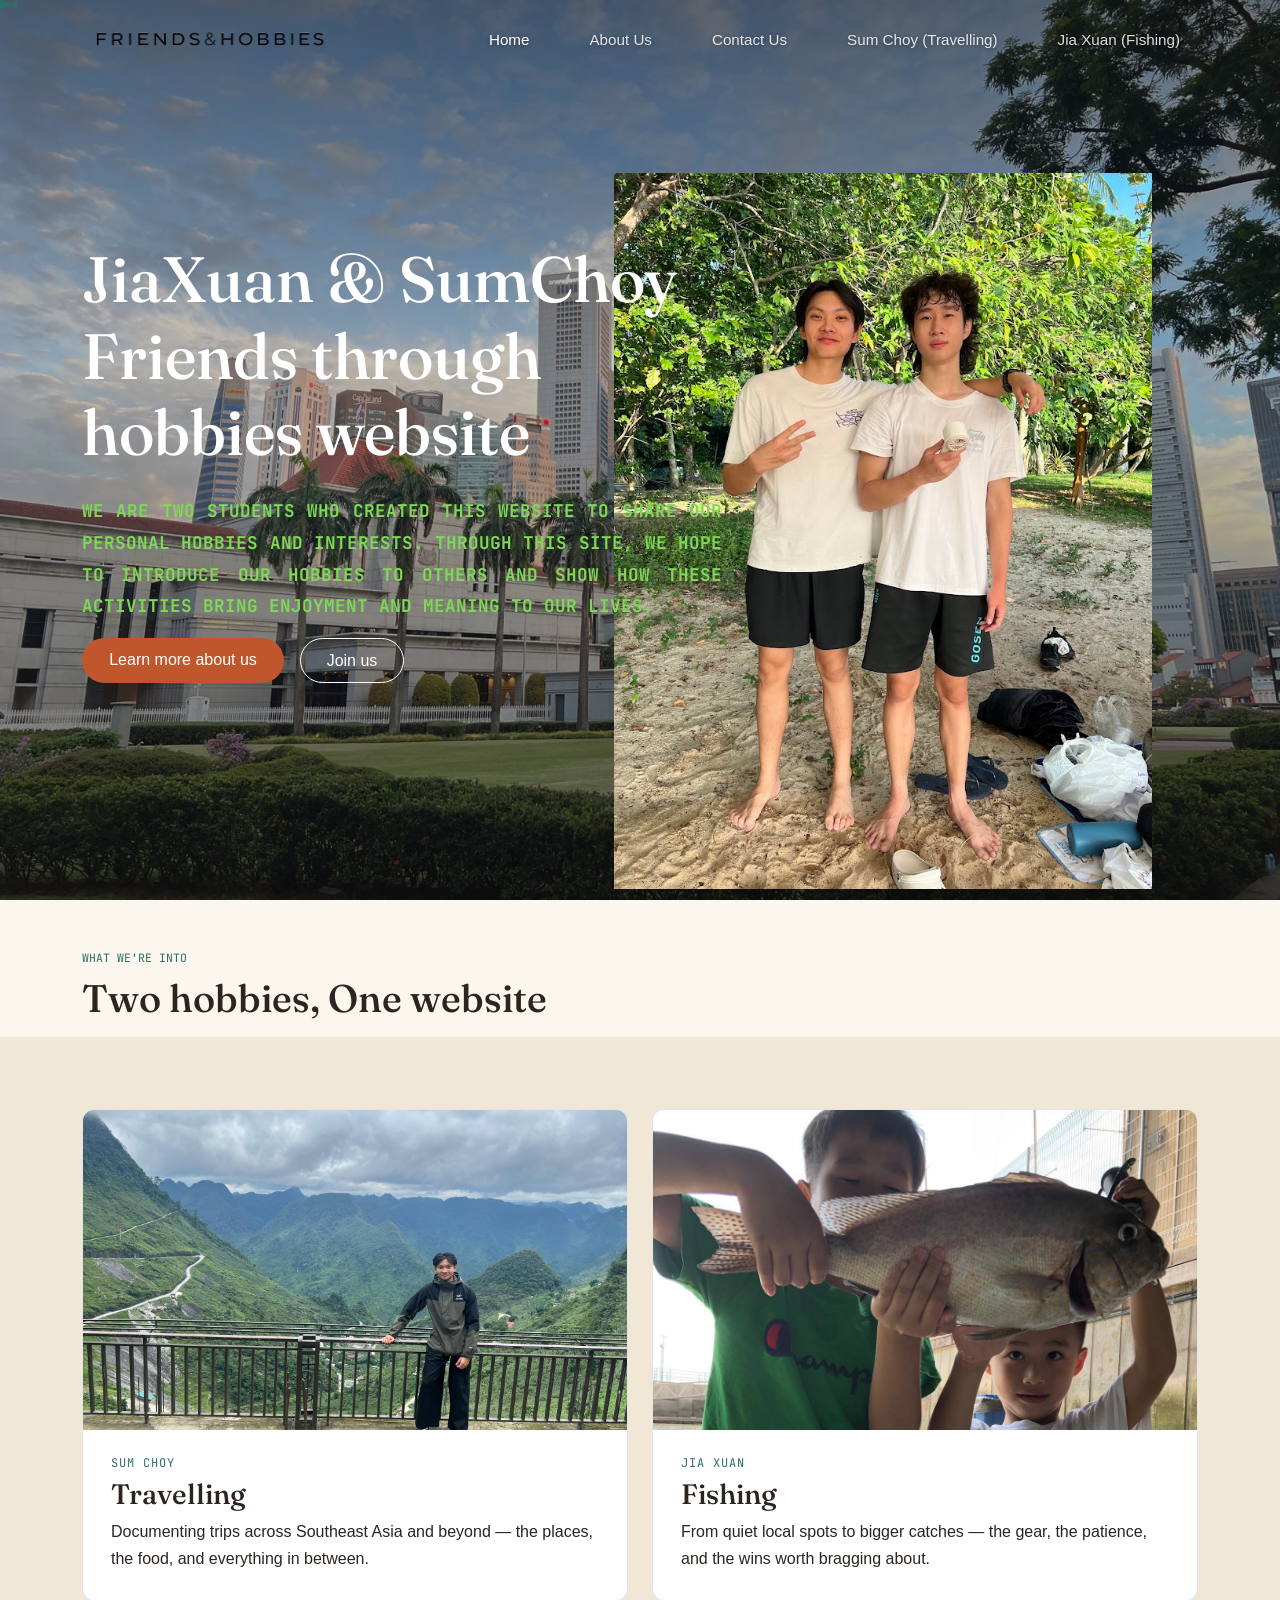
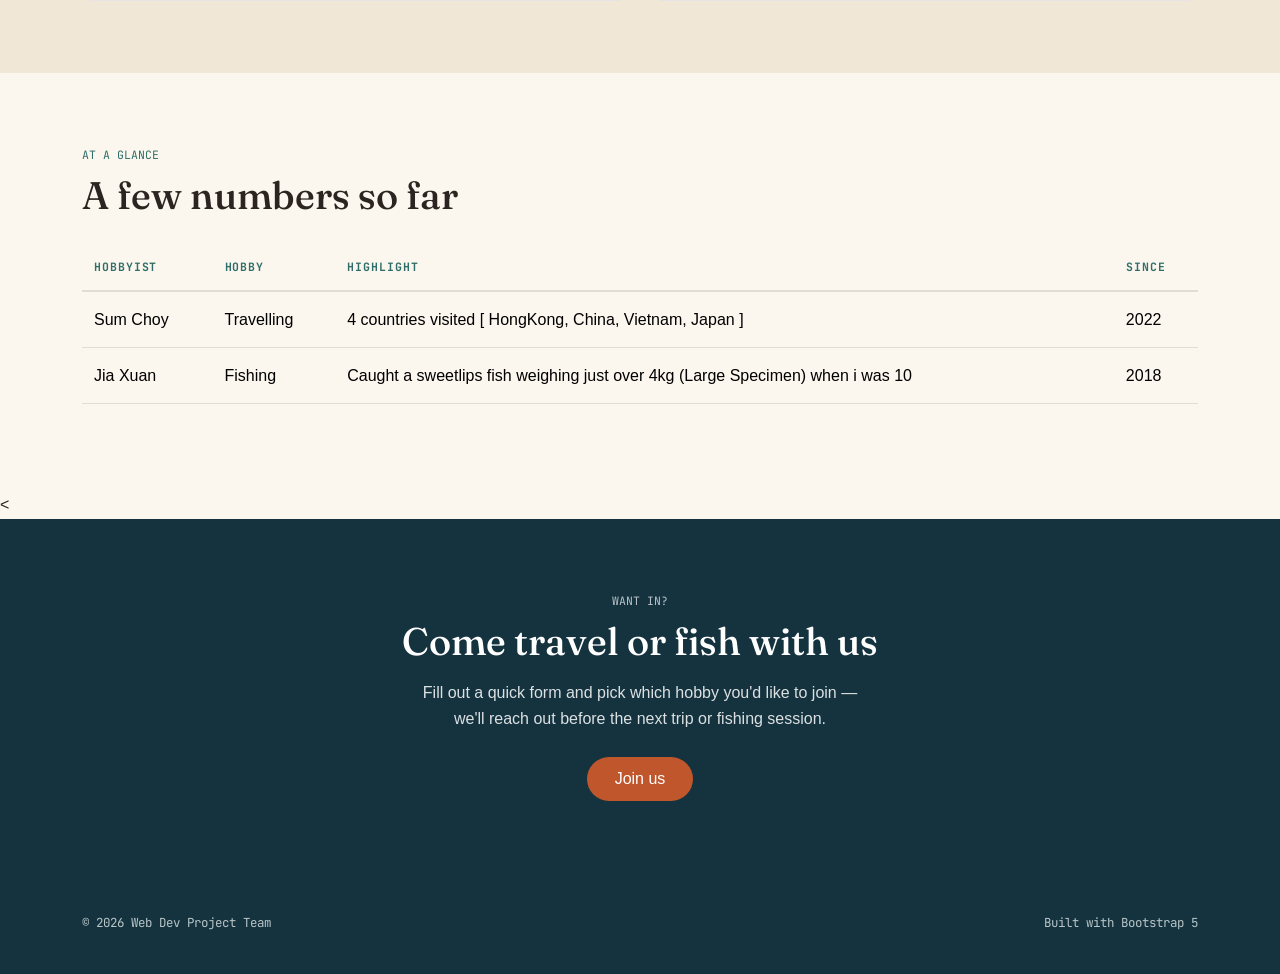
<file: index-sumchoy.html>
<!DOCTYPE html>
<html lang="en">

<head>
  <meta charset="UTF-8">
  <meta name="viewport" content="width=device-width, initial-scale=1.0">
  <title>Our Travel Hobby Site</title>

  <!-- Bootstrap 5 -->
  <link href="https://cdn.jsdelivr.net/npm/bootstrap@5.3.3/dist/css/bootstrap.min.css" rel="stylesheet">
  <!-- Fonts -->
  <link rel="preconnect" href="https://fonts.googleapis.com">
  <link
    href="https://fonts.googleapis.com/css2?family=Fraunces:wght@500;600;700&family=Inter:wght@400;500;600&family=JetBrains+Mono:wght@400;500&display=swap"
    rel="stylesheet">

  <link rel="stylesheet" href="css/style-sumchoy.css">
</head>

<body>

  <header>
    <nav class="navbar navbar-expand-lg navbar-wl fixed-top py-3">
      <div class="container d-flex align-items-center justify-content-between">


        <a class="navbar-brand d-flex align-items-center gap-2" href="index-sumchoy.html">
          <img src="assets\Logo_friends&hobbies.svg" alt="Friends & Hobbies logo" class="navbar-logo">

        </a>

        <button class="navbar-toggler" type="button" data-bs-toggle="collapse" data-bs-target="#navMenu"
          aria-label="Toggle navigation">
          <span class="navbar-toggler-icon"></span>
        </button>


        <div class="collapse navbar-collapse justify-content-end" id="navMenu">
          <div class="navbar-nav nav-links-group">
            <a href="index-sumchoy.html" class="nav-link active">Home</a>
            <a href="about-sumchoy-jiaxuan.html" class="nav-link">About Us</a>
            <a href="contact-jiaxuan.html" class="nav-link">Contact Us</a>
            <a href="sumchoy-hobbies.html" class="nav-link">Sum Choy (Travelling)</a>
            <a href="jiaxuan-hobbies.html" class="nav-link">Jia Xuan (Fishing)</a>
          </div>
        </div>

      </div>
    </nav>
  </header>

  <main>
     <div class="intro-block">

      <header class="hero-fullpage">
        <div class="hero-fullpage-overlay"></div>
        <img src="assets/jiaxuan-sumchoy.jpg" alt="Sum Choy and Jia Xuan" class="hero-photo-insert">
        <div class="container hero-fullpage-content">
          <h1 class="my-4">JiaXuan & SumChoy <br>Friends through<br>hobbies website</h1>
          <p class="manifesto-text">
            <span>We are two students who created this website to share our
              personal hobbies and interests. Through this site, we hope to
              introduce our hobbies to others and show how these activities bring
              enjoyment and meaning to our lives.</span>
          </p>
          <div class="d-flex gap-3 flex-wrap">
            <a href="about-sumchoy-jiaxuan.html" class="btn btn-wl-primary">Learn more about us</a>
            <a href="contact-jiaxuan.html" class="btn btn-wl-outline-light">Join us</a>
          </div>
        </div>
      </header>


      <div class="container pb-3 pt-5">
        <p class="eyebrow mb-2">What we're into</p>
        <h2 class="mb-0">Two hobbies, One website</h2>
      </div>

      </div> 


      <section class="section section-panel">
        <div class="container">
          <div class="row g-4">

            <!-- SUM CHOY — TRAVELLING -->
            <div class="col-md-6">
              <div class="hobby-card position-relative">
                <img src="assets\sumchoy-assets\image\vietnam\vietnam-landscape.jpeg" alt="Sum Choy travelling">
                <div class="hobby-card-body">
                  <div class="loc">Sum Choy</div>
                  <h3 class="mt-1 mb-2">Travelling</h3>
                  <p class="text-muted-custom mb-0">
                    Documenting trips across Southeast Asia and beyond — the
                    places, the food, and everything in between.
                  </p>
                  <a href="sumchoy-hobbies.html" class="stretched-link"></a>
                </div>
              </div>
            </div>

            <!-- JIA XUAN — FISHING -->
            <div class="col-md-6">
              <div class="hobby-card position-relative">
                <img src="assets\jiaxuan-assets\sweetlips.jpeg" alt="Jia Xuan fishing">
                <div class="hobby-card-body">
                  <div class="loc">Jia Xuan</div>
                  <h3 class="mt-1 mb-2">Fishing</h3>
                  <p class="text-muted-custom mb-0">
                    From quiet local spots to bigger catches — the gear, the
                    patience, and the wins worth bragging about.
                  </p>
                  <a href="jiaxuan-hobbies.html" class="stretched-link"></a>
                </div>
              </div>
            </div>

          </div>
        </div>
      </section>


      <section class="section">
        <div class="container">
          <p class="eyebrow mb-2">At a glance</p>
          <h2 class="mb-4">A few numbers so far</h2>
          <div class="table-responsive">
            <table class="table table-wl">
              <thead>
                <tr>
                  <th scope="col">Hobbyist</th>
                  <th scope="col">Hobby</th>
                  <th scope="col">Highlight</th>
                  <th scope="col">Since</th>
                </tr>
              </thead>
              <tbody>
                <tr>
                  <td>Sum Choy</td>
                  <td>Travelling</td>
                  <td>4 countries visited [ HongKong, China, Vietnam, Japan ]</td>
                  <td>2022</td>
                </tr>
                <tr>
                  <td>Jia Xuan</td>
                  <td>Fishing</td>
                  <td>Caught a sweetlips fish weighing just over 4kg (Large Specimen) when i was 10</td>
                  <td>2018</td>
                </tr>
              </tbody>
            </table>
          </div>
        </div>
      </section>

      < <section class="cta-banner">
        <div class="container text-center">
          <p class="eyebrow mb-2" style="color: rgba(255,255,255,0.7);">Want in?</p>
          <h2 class="mb-3" style="color: #fff;">Come travel or fish with us</h2>
          <p class="mb-4"
            style="color: rgba(255,255,255,0.85); max-width: 50ch; margin-left: auto; margin-right: auto;">
            Fill out a quick form and pick which hobby you'd like to join — we'll
            reach out before the next trip or fishing session.
          </p>
          <a href="contact-jiaxuan.html" class="btn btn-wl-primary">Join us</a>
        </div>
        </section>

  </main>

  <footer class="footer-wl">
    <div class="container d-flex flex-wrap justify-content-between gap-2">
      <span>&copy; 2026 Web Dev Project Team</span>
      <span>Built with Bootstrap 5</span>
    </div>
  </footer>

  <script src="https://cdn.jsdelivr.net/npm/bootstrap@5.3.3/dist/js/bootstrap.bundle.min.js"></script>
  <script src="js/main-sumchoy.js"></script>
  <script src="js/manifesto-sumchoy.js"></script>
  <script src="js/nav-scramble-sumchoy.js"></script>
  <script src="js/fish-cursor-sumchoy.js"></script>
</body>

</html>
</file>
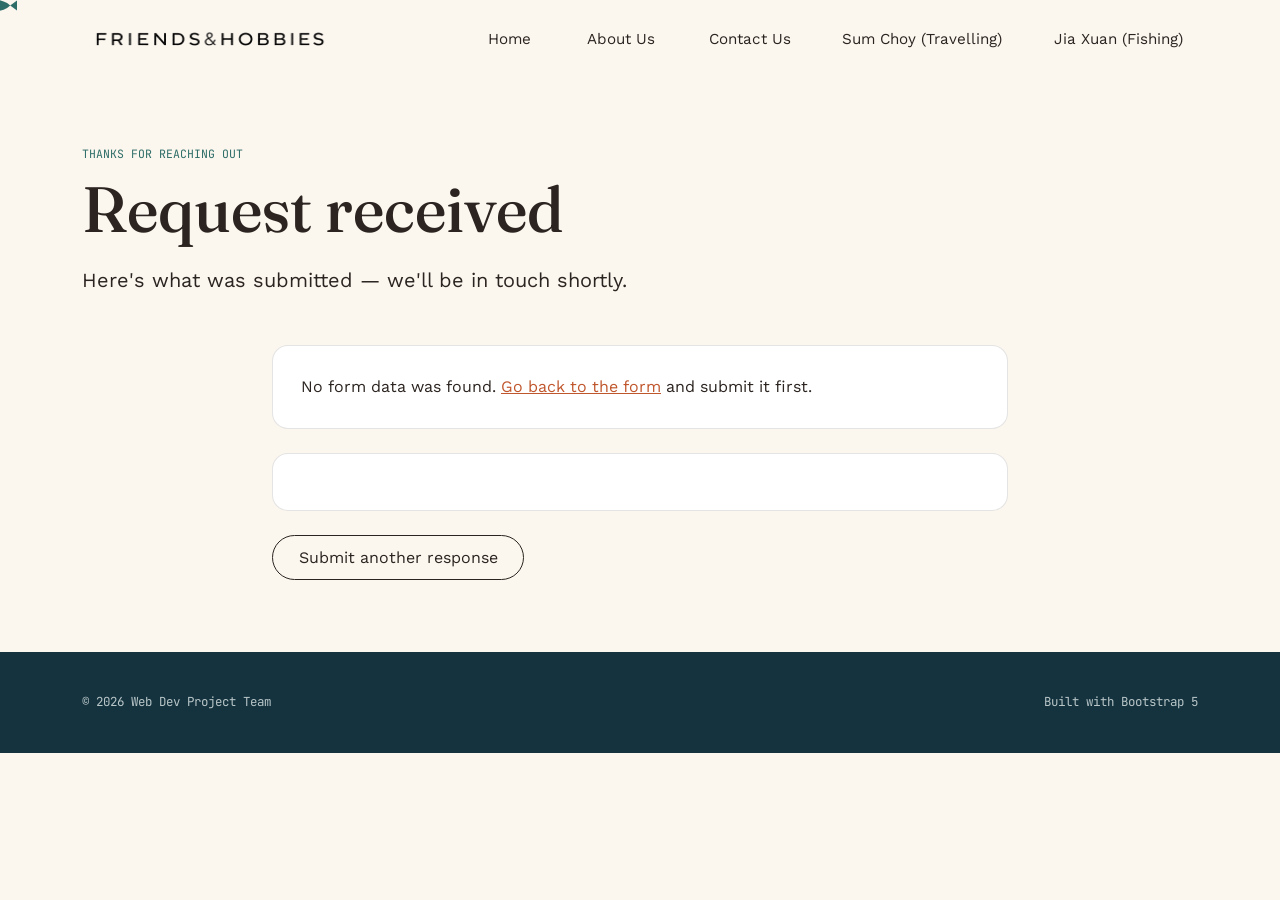
<file: response-sumchoy-jiaxuan.html>
<!DOCTYPE html>
<html lang="en">

<head>
  <meta charset="UTF-8">
  <meta name="viewport" content="width=device-width, initial-scale=1.0">
  <title>Request Received — Friends & Hobbies</title>
  <link href="https://cdn.jsdelivr.net/npm/bootstrap@5.3.3/dist/css/bootstrap.min.css" rel="stylesheet">
  <link rel="preconnect" href="https://fonts.googleapis.com">
  <link
    href="https://fonts.googleapis.com/css2?family=Fraunces:wght@500;600;700&family=Work+Sans:wght@400;500;600&family=JetBrains+Mono:wght@400;500&display=swap"
    rel="stylesheet">
  <link rel="stylesheet" href="css/style-sumchoy.css">
</head>

<body>

  <header>
    <nav class="navbar navbar-expand-lg navbar-wl navbar-wl--static fixed-top py-3">
      <div class="container d-flex align-items-center justify-content-between">
        <a class="navbar-brand d-flex align-items-center gap-2" href="index-sumchoy.html">
          <img src="assets\Logo_friends&hobbies.svg" alt="Friends & Hobbies logo" class="navbar-logo">
        </a>
        <button class="navbar-toggler" type="button" data-bs-toggle="collapse" data-bs-target="#navMenu"
          aria-label="Toggle navigation">
          <span class="navbar-toggler-icon"></span>
        </button>
        <div class="collapse navbar-collapse justify-content-end" id="navMenu">
          <div class="navbar-nav nav-links-group">
            <a href="index-sumchoy.html" class="nav-link">Home</a>
            <a href="about-sumchoy-jiaxuan.html" class="nav-link">About Us</a>
            <a href="contact-jiaxuan.html" class="nav-link">Contact Us</a>
            <a href="sumchoy-hobbies.html" class="nav-link">Sum Choy (Travelling)</a>
            <a href="jiaxuan-hobbies.html" class="nav-link">Jia Xuan (Fishing)</a>
          </div>
        </div>
      </div>
    </nav>
  </header>

  <main>
    <header class="hero page-hero pb-3">
      <div class="container">
        <p class="eyebrow mb-2">Thanks for reaching out</p>
        <h1 class="mb-3">Request received</h1>
        <p class="text-muted-custom fs-5" style="max-width: 60ch;">
          Here's what was submitted — we'll be in touch shortly.
        </p>
      </div>
    </header>

    <section class="section pt-3">
      <div class="container">
        <div class="row justify-content-center">
          <div class="col-lg-8 col-md-10">

            <div id="response-empty" class="map-details-panel d-none mb-4">
              <p class="text-muted-custom mb-0">
                No form data was found. <a href="contact-jiaxuan.html">Go back to the form</a> and submit it first.
              </p>
            </div>

            <div class="map-details-panel">
              <table class="table table-wl mb-0">
                <tbody id="response-body"></tbody>
              </table>
            </div>

            <a href="contact-jiaxuan.html" class="btn btn-wl-outline mt-4">Submit another response</a>
          </div>
        </div>
      </div>
    </section>
  </main>

  <footer class="footer-wl">
    <div class="container d-flex flex-wrap justify-content-between gap-2">
      <span>&copy; 2026 Web Dev Project Team</span>
      <span>Built with Bootstrap 5</span>
    </div>
  </footer>

  <script src="https://cdn.jsdelivr.net/npm/bootstrap@5.3.3/dist/js/bootstrap.bundle.min.js"></script>
  <script src="js/main-sumchoy.js"></script>
  <script src="js/nav-scramble-sumchoy.js"></script>
  <script src="js/response-jiaxuan.js"></script>
  <script src="js/fish-cursor-sumchoy.js"></script>
</body>

</html>
</file>
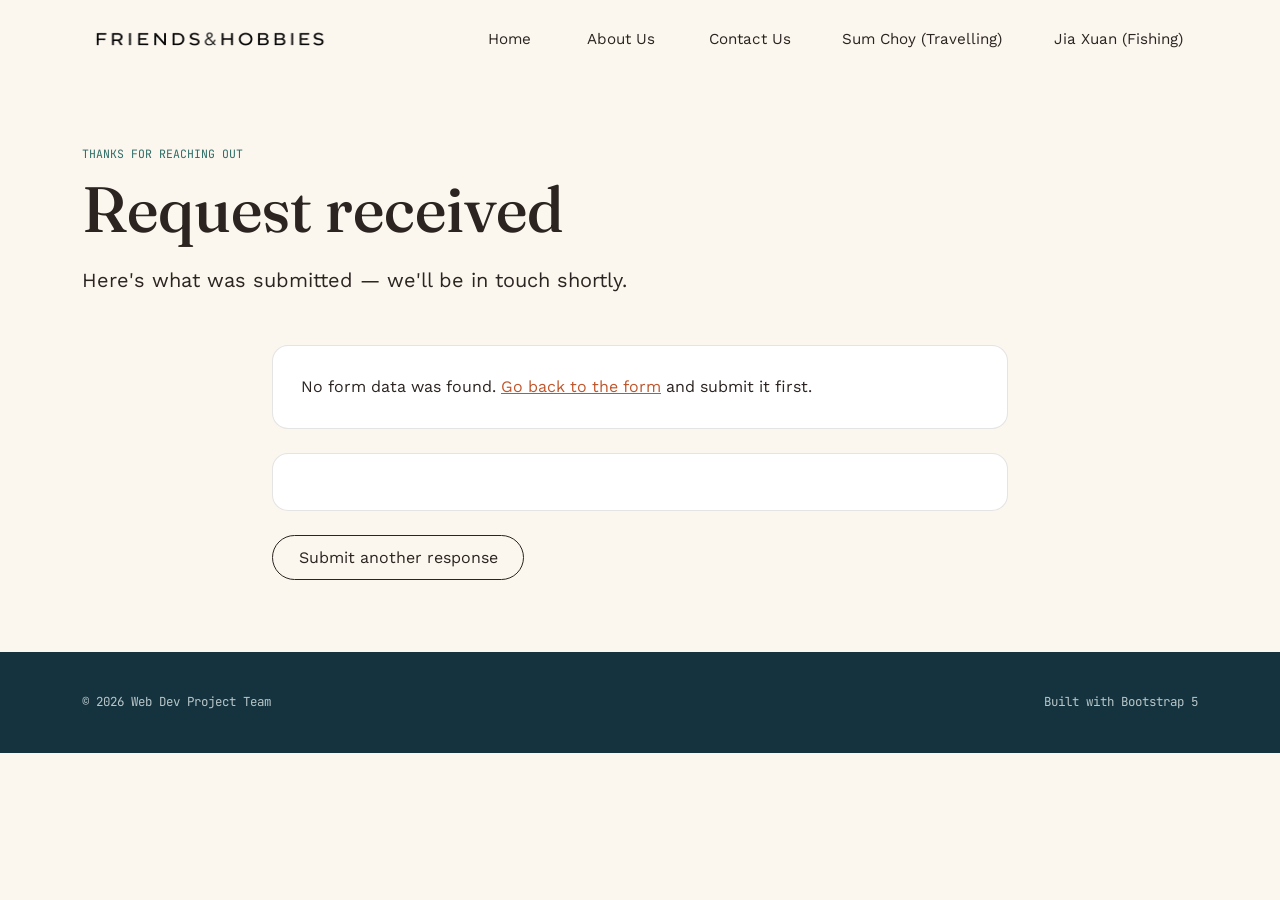
<file: response.html>
<!DOCTYPE html>
<html lang="en">

<head>
  <meta charset="UTF-8">
  <meta name="viewport" content="width=device-width, initial-scale=1.0">
  <title>Request Received — Friends & Hobbies</title>
  <link href="https://cdn.jsdelivr.net/npm/bootstrap@5.3.3/dist/css/bootstrap.min.css" rel="stylesheet">
  <link rel="preconnect" href="https://fonts.googleapis.com">
  <link
    href="https://fonts.googleapis.com/css2?family=Fraunces:wght@500;600;700&family=Work+Sans:wght@400;500;600&family=JetBrains+Mono:wght@400;500&display=swap"
    rel="stylesheet">
  <link rel="stylesheet" href="css/style.css">
</head>

<body>

  <header>
    <nav class="navbar navbar-expand-lg navbar-wl navbar-wl--static fixed-top py-3">
      <div class="container d-flex align-items-center justify-content-between">
        <a class="navbar-brand d-flex align-items-center gap-2" href="index.html">
          <img src="assets\Logo_friends&hobbies.svg" alt="Friends & Hobbies logo" class="navbar-logo">
        </a>
        <button class="navbar-toggler" type="button" data-bs-toggle="collapse" data-bs-target="#navMenu"
          aria-label="Toggle navigation">
          <span class="navbar-toggler-icon"></span>
        </button>
        <div class="collapse navbar-collapse justify-content-end" id="navMenu">
          <div class="navbar-nav nav-links-group">
            <a href="index.html" class="nav-link">Home</a>
            <a href="about.html" class="nav-link">About Us</a>
            <a href="contact.html" class="nav-link">Contact Us</a>
            <a href="sumchoy-hobbies(1).html" class="nav-link">Sum Choy (Travelling)</a>
            <a href="jiaxuan-hobbies(1).html" class="nav-link">Jia Xuan (Fishing)</a>
          </div>
        </div>
      </div>
    </nav>
  </header>

  <main>
    <header class="hero page-hero pb-3">
      <div class="container">
        <p class="eyebrow mb-2">Thanks for reaching out</p>
        <h1 class="mb-3">Request received</h1>
        <p class="text-muted-custom fs-5" style="max-width: 60ch;">
          Here's what was submitted — we'll be in touch shortly.
        </p>
      </div>
    </header>

    <section class="section pt-3">
      <div class="container">
        <div class="row justify-content-center">
          <div class="col-lg-8 col-md-10">

            <div id="response-empty" class="map-details-panel d-none mb-4">
              <p class="text-muted-custom mb-0">
                No form data was found. <a href="contact.html">Go back to the form</a> and submit it first.
              </p>
            </div>

            <div class="map-details-panel">
              <table class="table table-wl mb-0">
                <tbody id="response-body"></tbody>
              </table>
            </div>

            <a href="contact.html" class="btn btn-wl-outline mt-4">Submit another response</a>
          </div>
        </div>
      </div>
    </section>
  </main>

  <footer class="footer-wl">
    <div class="container d-flex flex-wrap justify-content-between gap-2">
      <span>&copy; 2026 Web Dev Project Team</span>
      <span>Built with Bootstrap 5</span>
    </div>
  </footer>

  <script src="https://cdn.jsdelivr.net/npm/bootstrap@5.3.3/dist/js/bootstrap.bundle.min.js"></script>
  <script src="js/main.js"></script>
  <script src="js/nav-scramble.js"></script>
  <script src="js/response.js"></script>
</body>

</html>
</file>
<file: css/style-sumchoy.css>
:root {
  --bg: #FBF6EE;
  --bg-panel: #F1E7D6;
  --ink: #2B2420;
  --ink-muted: #6E6255;
  --terracotta: #C0562C;
  --teal: #2F6E68;
  --card-bg: #fff;
  --border: rgba(43, 36, 32, 0.12);
  --nav-blue: #1F4A5C;
  --nav-blue-dark: #14333F;
  --font-display: "Fraunces", Georgia, serif;
  --font-body: "Work Sans", sans-serif;
  --font-mono: "JetBrains Mono", monospace;
}

body {
  margin: 0;
  background: var(--bg);
  color: var(--ink);
  font-family: var(--font-body);
  line-height: 1.65;
}

a {
  color: var(--terracotta);
}

h1,
h2,
h3 {
  font-family: var(--font-display);
  color: var(--ink);
}

h1 {
  font-size: clamp(2.4rem, 5vw, 4rem);
}

h2 {
  font-size: clamp(1.7rem, 3vw, 2.4rem);
}

.eyebrow {
  font-family: var(--font-mono);
  font-size: 0.72rem;
  text-transform: uppercase;
  color: var(--teal);
}

.navbar-wl {
  height: 80px;
  overflow: visible;
  background: transparent;
  border-bottom: none;
  position: fixed;
}

.navbar-wl .navbar-brand {
  color: #fff !important;
  font-family: var(--font-display);
}

.navbar-wl .navbar-brand span {
  color: #fff;
}

.navbar-wl .nav-link {
  color: rgba(255, 255, 255, 0.85) !important;
  text-shadow: 0 1px 4px rgba(0, 0, 0, 0.4);
}

.navbar-wl .nav-link.active,
.navbar-wl .nav-link:hover {
  color: #fff !important;
}

.hero {
  padding: 6.5rem 0 5rem;
}

.section {
  padding: 4.5rem 0;
}

.section-panel {
  background: var(--bg-panel);
}

.card-wl {
  background: var(--card-bg);
  border: 1px solid var(--border);
  border-radius: 12px;
  overflow: hidden;
}

.card-wl img {
  width: 100%;
  height: 220px;
  object-fit: cover;
}

.card-wl .card-body {
  padding: 1.25rem 1.4rem 1.5rem;
}

.card-wl .loc {
  font-family: var(--font-mono);
  font-size: 0.72rem;
  color: var(--teal);
}

.stat {
  text-align: center;
}

.stat .figure {
  font-family: var(--font-display);
  font-size: 2.4rem;
  color: var(--terracotta);
}

.stat .label {
  font-family: var(--font-mono);
  font-size: 0.72rem;
  color: var(--ink-muted);
}

.btn-wl-primary {
  background: var(--terracotta);
  color: #fff;
  border: none;
  padding: 0.65rem 1.7rem;
  border-radius: 999px;
  transition: transform 0.15s ease, box-shadow 0.15s ease;
}

.btn-wl-primary:hover,
.btn-wl-primary:focus,
.btn-wl-primary:active {
  background: var(--terracotta);
  color: #fff !important;
  border: none;
  transform: translateY(-2px);
  box-shadow: 0 8px 20px rgba(192, 86, 44, 0.35);
}

.btn-wl-outline {
  background: transparent;
  border: 1.5px solid var(--ink);
  color: var(--ink);
  padding: 0.6rem 1.6rem;
  border-radius: 999px;
}

.footer-wl {
  background: var(--nav-blue-dark);
  color: #B9C6C8;
  padding: 2.5rem 0;
  font-family: var(--font-mono);
  font-size: 0.78rem;
}

.logo-img {
  height: 150px;
  width: auto;
  max-height: 150px;
  display: block;
  object-fit: contain;
}

.manifesto-text {
  font-family: var(--font-mono);
  font-weight: 700;
  text-transform: uppercase;
  text-align: justify;
  text-justify: inter-word;
  font-size: 1.1rem;
  line-height: 1.8;
  max-width: 640px;
  color: var(--ink);
}

.manifesto-text p {
  margin-bottom: 2.5rem;
  letter-spacing: -0.02em;
  opacity: 0.4;
  transition: letter-spacing 0.8s ease, opacity 0.8s ease;
}

.manifesto-text p.in-view {
  letter-spacing: 0.01em;
  opacity: 1;
}

.nav-links-group {
  display: flex;
  align-items: center;
  gap: 1.5rem;
  border: none;
  border-radius: 0;
  padding: 0;
}

.nav-links-group .nav-link {
  margin-left: 0;
  font-size: 0.95rem;
}


.navbar-wl {
  height: 80px;
  overflow: visible;
}

.navbar-wl .container {
  height: 100%;
}

.navbar-logo {
  height: 170px;
  width: auto;
  display: block;
  position: relative;
  z-index: 10;
}

.hero-fullpage {
  position: relative;
  height: 100vh;
  width: 100%;
  background-image: url("../assets/singapore-landscape.jpeg");
  background-size: cover;
  background-position: center;
  display: flex;
  align-items: center;
  overflow: hidden;
}

.hero-fullpage-overlay {
  position: absolute;
  inset: 0;
  background: linear-gradient(180deg, rgba(20, 15, 10, 0.55) 0%, rgba(20, 15, 10, 0.25) 40%, rgba(20, 15, 10, 0.6) 100%);
  z-index: 1;
}

.hero-fullpage-content {
  position: relative;
  z-index: 2;
  color: #fff;
}

.hero-fullpage-content h1 {
  color: #fff;
}

.hero-fullpage-content .stamp {
  color: #fff;
  border-color: rgba(255, 255, 255, 0.6);
}

.btn-wl-outline-light {
  background: transparent;
  border: 1.5px solid #fff;
  color: #fff;
  padding: 0.6rem 1.6rem;
  border-radius: 999px;
}

.btn-wl-outline-light:hover {
  border-color: var(--terracotta);
  color: var(--terracotta);
}


.hero-photo-insert {
  position: absolute;
  right: 10%;
  bottom: 0;
  height: 82%;
  width: auto;
  max-width: 42%;
  object-fit: contain;
  z-index: 2;
}


.hero-fullpage-content {
  z-index: 3;
}

.hero-fullpage-content .manifesto-text,
.hero-fullpage-content .manifesto-text p {
  color: #7ED957;
  /* light green */
}

.hobby-card {
  background: var(--card-bg);
  border: 1px solid var(--border);
  border-radius: 12px;
  overflow: hidden;
  transition: transform .2s ease, box-shadow .2s ease;
}

.hobby-card:hover {
  transform: translateY(-4px);
  box-shadow: 0 14px 32px rgba(43, 36, 32, 0.14);
}

.hobby-card img {
  width: 100%;
  height: 320px;
  object-fit: cover;
  display: block;
}

.hobby-card-body {
  padding: 1.5rem 1.75rem 1.75rem;
}

.hobby-card .loc {
  font-family: var(--font-mono);
  font-size: 0.75rem;
  text-transform: uppercase;
  letter-spacing: 0.08em;
  color: var(--teal);
}

.table-wl {
  --bs-table-bg: transparent;
  color: var(--ink);
}

.table-wl thead th {
  font-family: var(--font-mono);
  font-size: 0.72rem;
  letter-spacing: 0.08em;
  text-transform: uppercase;
  color: var(--teal);
  border-bottom: 2px solid var(--border);
}

.table-wl td,
.table-wl th {
  border-color: var(--border);
  vertical-align: middle;
  padding: 0.9rem 0.75rem;
}

.cta-banner {
  background: var(--nav-blue-dark);
  padding: 4.5rem 0;
}

.navbar-wl {
  transition: background-color 0.3s ease;
}

.navbar-wl {
  transition: background-color 0.3s ease;
}

.navbar-wl--scrolled {
  background-color: rgba(251, 246, 238, 0.92) !important;
  backdrop-filter: blur(6px);
}

.navbar-wl--scrolled .navbar-brand,
.navbar-wl--scrolled .navbar-brand span {
  color: var(--ink) !important;
}

.navbar-wl--scrolled .nav-link {
  color: var(--ink) !important;
  text-shadow: none;
}

.navbar-wl--scrolled .nav-link:hover,
.navbar-wl--scrolled .nav-link.active {
  color: var(--terracotta) !important;
}

.scramble-char {
  color: var(--terracotta);
}

.nav-links-group .nav-link {
  display: inline-block;
  text-decoration: none;
}

.nav-links-group .nav-link:hover,
.nav-links-group .nav-link:focus {
  text-decoration: none;
}

.scramble-char {
  color: var(--terracotta);
  font-family: var(--font-mono);
  text-decoration: none;
}

.nav-links-group .nav-link {
  display: inline-block;
  text-decoration: none;
  white-space: nowrap;
  overflow: hidden;
  box-sizing: content-box;
}

.fish-cursor-active,
.fish-cursor-active * {
  cursor: none !important;
}

.fish-cursor {
  position: fixed;
  top: 0;
  left: 0;
  pointer-events: none;
  z-index: 9999;
  will-change: transform;
}

.water-droplet {
  position: fixed;
  top: 0;
  left: 0;
  width: 6px;
  height: 6px;
  background: rgba(47, 110, 104, 0.5);
  /* your --teal color */
  border-radius: 50%;
  pointer-events: none;
  z-index: 9998;
  transform: translate(-50%, -50%);
  animation: droplet-fade 0.9s ease-out forwards;
}

@keyframes droplet-fade {
  0% {
    opacity: 0.7;
    transform: translate(-50%, -50%) scale(1);
  }

  100% {
    opacity: 0;
    transform: translate(-50%, -50%) scale(0.2);
  }
}

.navbar-wl--static {
  background-color: rgba(251, 246, 238, 0.92) !important;
  backdrop-filter: blur(6px);
}

.navbar-wl--static .navbar-brand,
.navbar-wl--static .navbar-brand span {
  color: var(--ink) !important;
}

.navbar-wl--static .nav-link {
  color: var(--ink) !important;
  text-shadow: none;
}

.navbar-wl--static .nav-link:hover,
.navbar-wl--static .nav-link.active {
  color: var(--terracotta) !important;
}

.hero.page-hero {
  padding-top: 9rem;
}

.profile-photo {
  width: 100%;
  height: 420px;
  object-fit: cover;
  border-radius: 16px;
  border: 1px solid var(--border);
}

.profile-tags {
  display: flex;
  flex-wrap: wrap;
  gap: 0.5rem;
}

.profile-tag {
  font-family: var(--font-mono);
  font-size: 0.72rem;
  letter-spacing: 0.05em;
  text-transform: uppercase;
  color: var(--teal);
  border: 1px solid var(--border);
  border-radius: 999px;
  padding: 0.3rem 0.9rem;
}

.carousel-photo {
  height: 420px;
  object-fit: cover;
}

.country-slider .carousel-control-prev,
.country-slider .carousel-control-next {
  width: 48px;
  opacity: 1;
}

.carousel-arrow {
  display: inline-flex;
  align-items: center;
  justify-content: center;
  width: 36px;
  height: 36px;
  background: rgba(0, 0, 0, 0.35);
  color: #fff;
  border-radius: 50%;
  font-size: 1.5rem;
  line-height: 1;
}

.carousel-arrow:hover {
  background: var(--terracotta);
}

.country-label {
  font-family: var(--font-mono);
  text-transform: uppercase;
  letter-spacing: 0.02em;
  color: var(--ink);
  font-size: clamp(1.7rem, 3vw, 2.4rem);
  /* matches your h2 size */
  font-weight: 600;
  margin-bottom: 0.75rem;
}

.country-photo-frame {
  position: relative;
  border-radius: 16px;
  overflow: hidden;
}

.country-photo-frame .carousel-photo {
  width: 100%;
  height: 420px;
  object-fit: cover;
  display: block;
}

.carousel-arrow-btn {
  position: absolute;
  top: 50%;
  transform: translateY(-50%);
  width: 40px;
  height: 40px;
  border-radius: 50%;
  border: none;
  background: rgba(0, 0, 0, 0.4);
  color: #fff;
  font-size: 1.5rem;
  line-height: 1;
  cursor: pointer;
}

.carousel-arrow-btn:hover {
  background: var(--terracotta);
}

.carousel-arrow-btn.prev {
  left: 12px;
}

.carousel-arrow-btn.next {
  right: 12px;
}

.carousel-photo {
  transition: opacity 0.4s ease;
}

.carousel-photo.fading {
  opacity: 0;
}

.country-tabs {
  display: flex;
  gap: 0.5rem;
  flex-wrap: wrap;
  margin-top: 0.9rem;
}

.country-tab {
  font-family: var(--font-mono);
  font-size: 0.7rem;
  letter-spacing: 0.05em;
  text-transform: uppercase;
  background: transparent;
  border: 1px solid var(--border);
  color: var(--ink-muted);
  border-radius: 999px;
  padding: 0.35rem 0.9rem;
  cursor: pointer;
  transition: all 0.2s ease;
}

.country-tab:hover {
  border-color: var(--terracotta);
  color: var(--terracotta);
}

.country-tab.active {
  background: var(--terracotta);
  border-color: var(--terracotta);
  color: #fff;
}

.country-title-row {
  display: flex;
  align-items: center;
  gap: 0.9rem;
  margin-bottom: 0.75rem;
}

.country-title-row .country-label {
  margin-bottom: 0;
}

.country-title-arrow {
  background: none;
  border: none;
  color: var(--ink-muted);
  font-size: 1.6rem;
  line-height: 1;
  cursor: pointer;
  padding: 0 0.2rem;
  transition: color 0.15s ease;
}

.country-title-arrow:hover {
  color: var(--terracotta);
}

.map-frame {
  background: var(--bg-panel);
  border-radius: 20px;
  padding: 1.5rem;
  display: flex;
  justify-content: center;
}

.world-map-svg {
  width: 100%;
  max-width: 460px;
  height: auto;
  display: block;
}


.map-pin {
  cursor: pointer;
  position: relative;
  transition: transform 0.15s ease;
}

.map-pin:hover,
.map-pin.active {
  transform: scale(1.15);
}

.pin-shape {
  fill: var(--terracotta);
  stroke: #fff;
  stroke-width: 1.5;
}

.pin-shape-hole {
  fill: #fff;
}

.pin-tooltip {
  opacity: 0;
  pointer-events: none;
  transition: opacity 0.15s ease;
}

.map-pin:hover .pin-tooltip,
.map-pin:focus .pin-tooltip {
  opacity: 1;
}

.pin-tooltip-bg {
  fill: var(--ink);
}

.pin-tooltip-text {
  fill: #fff;
  font-family: var(--font-mono);
  font-size: 11px;
  text-transform: uppercase;
  letter-spacing: 0.05em;
}

.globe-sphere {
  fill: #DCEBD8;
  stroke: var(--border);
  stroke-width: 1.5;
}

.globe-grid {
  fill: none;
  stroke: rgba(122, 92, 58, 0.22);
  stroke-width: 1;
}

.globe-landmass--green {
  fill: #7FA65A;
  opacity: 0.85;
}

.globe-landmass--brown {
  fill: #B98B5E;
  opacity: 0.85;
}

.map-details-panel {
  background: var(--card-bg);
  border: 1px solid var(--border);
  border-radius: 16px;
  padding: 1.75rem;
}

.gallery-thumb {
  border-radius: 10px;
  cursor: pointer;
  object-fit: cover;
}


.video-panel {
  background: var(--card-bg);
  border: 1px solid var(--border);
  border-radius: 16px;
  padding: 1rem;
  height: 100%;
  display: flex;
  flex-direction: column;
}

.video-panel-media {
  width: 100%;
  height: 320px;
  object-fit: cover;
  border-radius: 12px;
  background: #000;
}

.video-panel-caption {
  font-family: var(--font-mono);
  font-size: 0.78rem;
  color: var(--ink-muted);
  text-transform: uppercase;
  letter-spacing: 0.04em;
  margin: 0.75rem 0 0;
}

/* Gallery — slow continuous horizontal auto-slide (JS-driven) */
.gallery-marquee-viewport {
  overflow: hidden;
  width: 100%;
  position: relative;
}

.gallery-marquee-track {
  display: flex;
  gap: 1rem;
  width: max-content;
  will-change: transform;
}

.gallery-marquee-track .gallery-thumb {
  width: 260px;
  height: 190px;
  flex-shrink: 0;
}

.video-wrapper {
  position: relative;
}

.video-unmute-btn {
  position: absolute;
  bottom: 12px;
  right: 12px;
  width: 38px;
  height: 38px;
  border-radius: 50%;
  border: none;
  background: rgba(0, 0, 0, 0.55);
  color: #fff;
  font-size: 1rem;
  cursor: pointer;
}

.video-unmute-btn:hover {
  background: var(--terracotta);
}

.travel-hero {
  position: relative;
  background-image: url("../assets/sumchoy-assets/image/fun-facts-about-me/beautiful-landscape.jpeg");
  background-size: cover;
  background-position: center;
  overflow: hidden;
}

.travel-hero-overlay {
  position: absolute;
  inset: 0;
  background: linear-gradient(180deg, rgba(20, 15, 10, 0.45) 0%, rgba(20, 15, 10, 0.2) 50%, rgba(20, 15, 10, 0.5) 100%);
}

.contact-hero {
  position: relative;
  background-size: cover;
  background-position: center;
  overflow: hidden;
  transition: background-image 0.3s ease;
}

.contact-hero-overlay {
  position: absolute;
  inset: 0;
  background: linear-gradient(180deg, rgba(20, 15, 10, 0.6), rgba(20, 15, 10, 0.35));
}

.section-hint-label {
  display: inline-block;
  font-family: var(--font-mono);
  font-size: clamp(1.1rem, 2.4vw, 1.5rem);
  font-weight: 600;
  text-transform: uppercase;
  letter-spacing: 0.03em;
  color: var(--ink);
  background: var(--card-bg);
  border: 1px solid var(--border);
  border-radius: 12px;
  padding: 0.7rem 1.3rem;
  margin-bottom: 1rem;
}

.link-button-row {
  display: flex;
  align-items: center;
  gap: 4rem;
  flex-wrap: wrap;
}

.about-hero {
  position: relative;
  background-size: cover;
  background-position: center;
  overflow: hidden;
  transition: background-image 0.3s ease;
}

.about-hero-overlay {
  position: absolute;
  inset: 0;
  background: linear-gradient(180deg, rgba(20, 15, 10, 0.6), rgba(20, 15, 10, 0.35));
}
html, body {
  margin: 0 !important;
  padding: 0 !important;
}

main {
  margin: 0 !important;
  padding: 0 !important;
}

.navbar-wl {
  top: 0 !important;
  left: 0 !important;
  right: 0 !important;
}

.intro-block,
.hero-fullpage {
  margin: 0 !important;
}
</file>
<file: css/style.css>
:root {
  --bg: #FBF6EE;
  --bg-panel: #F1E7D6;
  --ink: #2B2420;
  --ink-muted: #6E6255;
  --terracotta: #C0562C;
  --teal: #2F6E68;
  --card-bg: #fff;
  --border: rgba(43,36,32,0.12);
  --nav-blue: #1F4A5C;
  --nav-blue-dark: #14333F;
  --font-display: "Fraunces", Georgia, serif;
  --font-body: "Work Sans", sans-serif;
  --font-mono: "JetBrains Mono", monospace;
}

body {
  margin: 0;
  background: var(--bg);
  color: var(--ink);
  font-family: var(--font-body);
  line-height: 1.65;
}

a { color: var(--terracotta); }

h1, h2, h3 {
  font-family: var(--font-display);
  color: var(--ink);
}
h1 { font-size: clamp(2.4rem, 5vw, 4rem); }
h2 { font-size: clamp(1.7rem, 3vw, 2.4rem); }

.eyebrow {
  font-family: var(--font-mono);
  font-size: 0.72rem;
  text-transform: uppercase;
  color: var(--teal);
}

.navbar-wl {
  height: 80px;
  overflow: visible;
  background: transparent;   /* was var(--nav-blue) */
  border-bottom: none;       /* removes the terracotta separator line */
  position: fixed;           /* floats over the photo instead of pushing content down */
}
.navbar-wl .navbar-brand { color: #fff !important; font-family: var(--font-display); }
.navbar-wl .navbar-brand span { color: #fff; }
.navbar-wl .nav-link {
  color: rgba(255,255,255,0.85) !important;
  text-shadow: 0 1px 4px rgba(0,0,0,0.4);
}
.navbar-wl .nav-link.active,
.navbar-wl .nav-link:hover { color: #fff !important; }

.hero { padding: 6.5rem 0 5rem; }

.section { padding: 4.5rem 0; }
.section-panel { background: var(--bg-panel); }

.card-wl {
  background: var(--card-bg);
  border: 1px solid var(--border);
  border-radius: 12px;
  overflow: hidden;
}
.card-wl img { width: 100%; height: 220px; object-fit: cover; }
.card-wl .card-body { padding: 1.25rem 1.4rem 1.5rem; }
.card-wl .loc { font-family: var(--font-mono); font-size: 0.72rem; color: var(--teal); }

.stat { text-align: center; }
.stat .figure { font-family: var(--font-display); font-size: 2.4rem; color: var(--terracotta); }
.stat .label { font-family: var(--font-mono); font-size: 0.72rem; color: var(--ink-muted); }

.btn-wl-primary {
  background: var(--terracotta);
  color: #fff;
  border: none;
  padding: 0.65rem 1.7rem;
  border-radius: 999px;
  transition: transform 0.15s ease, box-shadow 0.15s ease;
}
.btn-wl-primary:hover,
.btn-wl-primary:focus,
.btn-wl-primary:active {
  background: var(--terracotta);
  color: #fff !important;
  border: none;
  transform: translateY(-2px);
  box-shadow: 0 8px 20px rgba(192, 86, 44, 0.35);
}
.btn-wl-outline {
  background: transparent;
  border: 1.5px solid var(--ink);
  color: var(--ink);
  padding: 0.6rem 1.6rem;
  border-radius: 999px;
}

.footer-wl {
  background: var(--nav-blue-dark);
  color: #B9C6C8;
  padding: 2.5rem 0;
  font-family: var(--font-mono);
  font-size: 0.78rem;
}

.logo-img {
  height: 150px;        /* Increased height to make it clearly visible */
  width: auto;         /* Keeps proper proportions */
  max-height: 150px;   /* Prevents navbar clipping */
  display: block;
  object-fit: contain;
}

.manifesto-text {
  font-family: var(--font-mono);
  font-weight: 700;
  text-transform: uppercase;
  text-align: justify;
  text-justify: inter-word;
  font-size: 1.1rem;
  line-height: 1.8;
  max-width: 640px;
  color: var(--ink);
}
.manifesto-text p {
  margin-bottom: 2.5rem;
  letter-spacing: -0.02em;
  opacity: 0.4;
  transition: letter-spacing 0.8s ease, opacity 0.8s ease;
}
.manifesto-text p.in-view {
  letter-spacing: 0.01em;
  opacity: 1;
}

.nav-links-group {
  display: flex;
  align-items: center;
  gap: 1.5rem;
  border: none;
  border-radius: 0;
  padding: 0;
}
.nav-links-group .nav-link {
  margin-left: 0;
  font-size: 0.95rem;
}

/* Keep the navbar itself a fixed, normal height */
.navbar-wl {
  height: 80px;
  overflow: visible; /* lets the logo poke out without stretching this bar */
}
.navbar-wl .container {
  height: 100%;
}

/* Big logo, without growing the navbar around it */
.navbar-logo {
  height: 170px;
  width: auto;
  display: block;
  position: relative;
  z-index: 10;
}

.hero-fullpage {
  position: relative;
  height: 100vh;
  width: 100%;
  background-image: url("../assets/singapore-landscape.jpeg");
  background-size: cover;
  background-position: center;
  display: flex;
  align-items: center;
  overflow: hidden;
}

.hero-fullpage-overlay {
  position: absolute;
  inset: 0;
  background: linear-gradient(180deg, rgba(20,15,10,0.55) 0%, rgba(20,15,10,0.25) 40%, rgba(20,15,10,0.6) 100%);
  z-index: 1;
}

.hero-fullpage-content {
  position: relative;
  z-index: 2;
  color: #fff;
}
.hero-fullpage-content h1 { color: #fff; }
.hero-fullpage-content .stamp {
  color: #fff;
  border-color: rgba(255,255,255,0.6);
}

.btn-wl-outline-light {
  background: transparent;
  border: 1.5px solid #fff;
  color: #fff;
  padding: 0.6rem 1.6rem;
  border-radius: 999px;
}
.btn-wl-outline-light:hover {
  border-color: var(--terracotta);
  color: var(--terracotta);
}

/* Photo positioned roughly where the buildings sit, right side of hero */
.hero-photo-insert {
  position: absolute;
  right: 10%;
  bottom: 0;
  height: 82%;
  width: auto;
  max-width: 42%;
  object-fit: contain;
  z-index: 2;
}

/* Make sure text stays above both the overlay and the inserted photo */
.hero-fullpage-content {
  z-index: 3;
}
.hero-fullpage-content .manifesto-text,
.hero-fullpage-content .manifesto-text p {
  color: #7ED957; /* light green */
}

.hobby-card {
  background: var(--card-bg);
  border: 1px solid var(--border);
  border-radius: 12px;
  overflow: hidden;
  transition: transform .2s ease, box-shadow .2s ease;
}
.hobby-card:hover {
  transform: translateY(-4px);
  box-shadow: 0 14px 32px rgba(43, 36, 32, 0.14);
}
.hobby-card img {
  width: 100%;
  height: 320px;
  object-fit: cover;
  display: block;
}
.hobby-card-body {
  padding: 1.5rem 1.75rem 1.75rem;
}
.hobby-card .loc {
  font-family: var(--font-mono);
  font-size: 0.75rem;
  text-transform: uppercase;
  letter-spacing: 0.08em;
  color: var(--teal);
}
.table-wl {
  --bs-table-bg: transparent;
  color: var(--ink);
}
.table-wl thead th {
  font-family: var(--font-mono);
  font-size: 0.72rem;
  letter-spacing: 0.08em;
  text-transform: uppercase;
  color: var(--teal);
  border-bottom: 2px solid var(--border);
}
.table-wl td, .table-wl th {
  border-color: var(--border);
  vertical-align: middle;
  padding: 0.9rem 0.75rem;
}

.cta-banner {
  background: var(--nav-blue-dark);
  padding: 4.5rem 0;
}
/* Default nav state — light text over the hero photo */
.navbar-wl {
  transition: background-color 0.3s ease;
}

/* Once scrolled past the hero — dark text + subtle background so it stays readable */
.navbar-wl {
  transition: background-color 0.3s ease;
}

.navbar-wl--scrolled {
  background-color: rgba(251, 246, 238, 0.92) !important;
  backdrop-filter: blur(6px);
}
.navbar-wl--scrolled .navbar-brand,
.navbar-wl--scrolled .navbar-brand span {
  color: var(--ink) !important;
}
.navbar-wl--scrolled .nav-link {
  color: var(--ink) !important;
  text-shadow: none;
}
.navbar-wl--scrolled .nav-link:hover,
.navbar-wl--scrolled .nav-link.active {
  color: var(--terracotta) !important;
}

.scramble-char {
  color: var(--terracotta);
}
.nav-links-group .nav-link {
  display: inline-block;
  text-decoration: none;
}
.nav-links-group .nav-link:hover,
.nav-links-group .nav-link:focus {
  text-decoration: none;
}
.scramble-char {
  color: var(--terracotta);
  font-family: var(--font-mono);
  text-decoration: none;
}
.nav-links-group .nav-link {
  display: inline-block;
  text-decoration: none;
  white-space: nowrap;
  overflow: hidden;
  box-sizing: content-box;
}

/* Hide the default cursor site-wide while the fish cursor is active */
.fish-cursor-active,
.fish-cursor-active * {
  cursor: none !important;
}

.fish-cursor {
  position: fixed;
  top: 0;
  left: 0;
  pointer-events: none;
  z-index: 9999;
  will-change: transform;
}

.water-droplet {
  position: fixed;
  top: 0;
  left: 0;
  width: 6px;
  height: 6px;
  background: rgba(47, 110, 104, 0.5); /* your --teal color */
  border-radius: 50%;
  pointer-events: none;
  z-index: 9998;
  transform: translate(-50%, -50%);
  animation: droplet-fade 0.9s ease-out forwards;
}

@keyframes droplet-fade {
  0% {
    opacity: 0.7;
    transform: translate(-50%, -50%) scale(1);
  }
  100% {
    opacity: 0;
    transform: translate(-50%, -50%) scale(0.2);
  }
}
.navbar-wl--static {
  background-color: rgba(251, 246, 238, 0.92) !important;
  backdrop-filter: blur(6px);
}
.navbar-wl--static .navbar-brand,
.navbar-wl--static .navbar-brand span {
  color: var(--ink) !important;
}
.navbar-wl--static .nav-link {
  color: var(--ink) !important;
  text-shadow: none;
}
.navbar-wl--static .nav-link:hover,
.navbar-wl--static .nav-link.active {
  color: var(--terracotta) !important;
}
.hero.page-hero {
  padding-top: 9rem;
}
.profile-photo {
  width: 100%;
  height: 420px;
  object-fit: cover;
  border-radius: 16px;
  border: 1px solid var(--border);
}

.profile-tags {
  display: flex;
  flex-wrap: wrap;
  gap: 0.5rem;
}
.profile-tag {
  font-family: var(--font-mono);
  font-size: 0.72rem;
  letter-spacing: 0.05em;
  text-transform: uppercase;
  color: var(--teal);
  border: 1px solid var(--border);
  border-radius: 999px;
  padding: 0.3rem 0.9rem;
}
.carousel-photo {
  height: 420px;
  object-fit: cover;
}

.country-slider .carousel-control-prev,
.country-slider .carousel-control-next {
  width: 48px;
  opacity: 1;
}
.carousel-arrow {
  display: inline-flex;
  align-items: center;
  justify-content: center;
  width: 36px;
  height: 36px;
  background: rgba(0,0,0,0.35);
  color: #fff;
  border-radius: 50%;
  font-size: 1.5rem;
  line-height: 1;
}
.carousel-arrow:hover {
  background: var(--terracotta);
}
.country-label {
  font-family: var(--font-mono);
  text-transform: uppercase;
  letter-spacing: 0.02em;
  color: var(--ink);
  font-size: clamp(1.7rem, 3vw, 2.4rem); /* matches your h2 size */
  font-weight: 600;
  margin-bottom: 0.75rem;
}

.country-photo-frame {
  position: relative;
  border-radius: 16px;
  overflow: hidden;
}
.country-photo-frame .carousel-photo {
  width: 100%;
  height: 420px;
  object-fit: cover;
  display: block;
}

.carousel-arrow-btn {
  position: absolute;
  top: 50%;
  transform: translateY(-50%);
  width: 40px;
  height: 40px;
  border-radius: 50%;
  border: none;
  background: rgba(0,0,0,0.4);
  color: #fff;
  font-size: 1.5rem;
  line-height: 1;
  cursor: pointer;
}
.carousel-arrow-btn:hover { background: var(--terracotta); }
.carousel-arrow-btn.prev { left: 12px; }
.carousel-arrow-btn.next { right: 12px; }
.carousel-photo {
  transition: opacity 0.4s ease;
}
.carousel-photo.fading {
  opacity: 0;
}

.country-tabs {
  display: flex;
  gap: 0.5rem;
  flex-wrap: wrap;
  margin-top: 0.9rem;
}
.country-tab {
  font-family: var(--font-mono);
  font-size: 0.7rem;
  letter-spacing: 0.05em;
  text-transform: uppercase;
  background: transparent;
  border: 1px solid var(--border);
  color: var(--ink-muted);
  border-radius: 999px;
  padding: 0.35rem 0.9rem;
  cursor: pointer;
  transition: all 0.2s ease;
}
.country-tab:hover { border-color: var(--terracotta); color: var(--terracotta); }
.country-tab.active { background: var(--terracotta); border-color: var(--terracotta); color: #fff; }

.country-title-row { display: flex; align-items: center; gap: 0.9rem; margin-bottom: 0.75rem; }
.country-title-row .country-label { margin-bottom: 0; }
.country-title-arrow {
  background: none;
  border: none;
  color: var(--ink-muted);
  font-size: 1.6rem;
  line-height: 1;
  cursor: pointer;
  padding: 0 0.2rem;
  transition: color 0.15s ease;
}
.country-title-arrow:hover { color: var(--terracotta); }

.map-frame {
  background: var(--bg-panel);
  border-radius: 20px;
  padding: 1.5rem;
  display: flex;
  justify-content: center;
}
.world-map-svg { width: 100%; max-width: 460px; height: auto; display: block; }

/* Pins: scale the WHOLE group together using each pin's own transform-origin
   (set inline in the HTML), instead of scaling just the teardrop shape —
   this is the fix for the pin/hole splitting-apart bug. */
.map-pin {
  cursor: pointer;
  position: relative;
  transition: transform 0.15s ease;
}
.map-pin:hover,
.map-pin.active {
  transform: scale(1.15);
}
.pin-shape {
  fill: var(--terracotta);
  stroke: #fff;
  stroke-width: 1.5;
}
.pin-shape-hole { fill: #fff; }

.pin-tooltip { opacity: 0; pointer-events: none; transition: opacity 0.15s ease; }
.map-pin:hover .pin-tooltip,
.map-pin:focus .pin-tooltip { opacity: 1; }
.pin-tooltip-bg { fill: var(--ink); }
.pin-tooltip-text {
  fill: #fff;
  font-family: var(--font-mono);
  font-size: 11px;
  text-transform: uppercase;
  letter-spacing: 0.05em;
}

/* Earthy globe palette */
.globe-sphere { fill: #DCEBD8; stroke: var(--border); stroke-width: 1.5; }
.globe-grid { fill: none; stroke: rgba(122, 92, 58, 0.22); stroke-width: 1; }
.globe-landmass--green { fill: #7FA65A; opacity: 0.85; }
.globe-landmass--brown { fill: #B98B5E; opacity: 0.85; }

.map-details-panel {
  background: var(--card-bg);
  border: 1px solid var(--border);
  border-radius: 16px;
  padding: 1.75rem;
}

.gallery-thumb {
  border-radius: 10px;
  cursor: pointer;
  object-fit: cover;
}

/* Video panel */
.video-panel {
  background: var(--card-bg);
  border: 1px solid var(--border);
  border-radius: 16px;
  padding: 1rem;
  height: 100%;
  display: flex;
  flex-direction: column;
}
.video-panel-media {
  width: 100%;
  height: 320px;
  object-fit: cover;
  border-radius: 12px;
  background: #000;
}
.video-panel-caption {
  font-family: var(--font-mono);
  font-size: 0.78rem;
  color: var(--ink-muted);
  text-transform: uppercase;
  letter-spacing: 0.04em;
  margin: 0.75rem 0 0;
}

/* Gallery — slow continuous horizontal auto-slide (JS-driven) */
.gallery-marquee-viewport { overflow: hidden; width: 100%; position: relative; }
.gallery-marquee-track {
  display: flex;
  gap: 1rem;
  width: max-content;
  will-change: transform;
}
.gallery-marquee-track .gallery-thumb {
  width: 260px;
  height: 190px;
  flex-shrink: 0;
}
.video-wrapper { position: relative; }
.video-unmute-btn {
  position: absolute;
  bottom: 12px;
  right: 12px;
  width: 38px;
  height: 38px;
  border-radius: 50%;
  border: none;
  background: rgba(0,0,0,0.55);
  color: #fff;
  font-size: 1rem;
  cursor: pointer;
}
.video-unmute-btn:hover { background: var(--terracotta); }

.travel-hero {
  position: relative;
  background-image: url("../assets/sumchoy-assets/image/fun-facts-about-me/beautiful-landscape.jpeg");
  background-size: cover;
  background-position: center;
  overflow: hidden;
}
.travel-hero-overlay {
  position: absolute;
  inset: 0;
  background: linear-gradient(180deg, rgba(20,15,10,0.45) 0%, rgba(20,15,10,0.2) 50%, rgba(20,15,10,0.5) 100%);
}
.contact-hero {
  position: relative;
  background-size: cover;
  background-position: center;
  overflow: hidden;
  transition: background-image 0.3s ease;
}
.contact-hero-overlay {
  position: absolute;
  inset: 0;
  background: linear-gradient(180deg, rgba(20,15,10,0.6), rgba(20,15,10,0.35));
}
.section-hint-label {
  display: inline-block;
  font-family: var(--font-mono);
  font-size: clamp(1.1rem, 2.4vw, 1.5rem);
  font-weight: 600;
  text-transform: uppercase;
  letter-spacing: 0.03em;
  color: var(--ink);
  background: var(--card-bg);
  border: 1px solid var(--border);
  border-radius: 12px;
  padding: 0.7rem 1.3rem;
  margin-bottom: 1rem;
}
.link-button-row {
  display: flex;
  align-items: center;
  gap: 4rem;
  flex-wrap: wrap;
}
.about-hero {
  position: relative;
  background-size: cover;
  background-position: center;
  overflow: hidden;
  transition: background-image 0.3s ease;
}
.about-hero-overlay  {
  position: absolute;
  inset: 0;
  background: linear-gradient(180deg, rgba(20,15,10,0.6), rgba(20,15,10,0.35));
}
</file>
